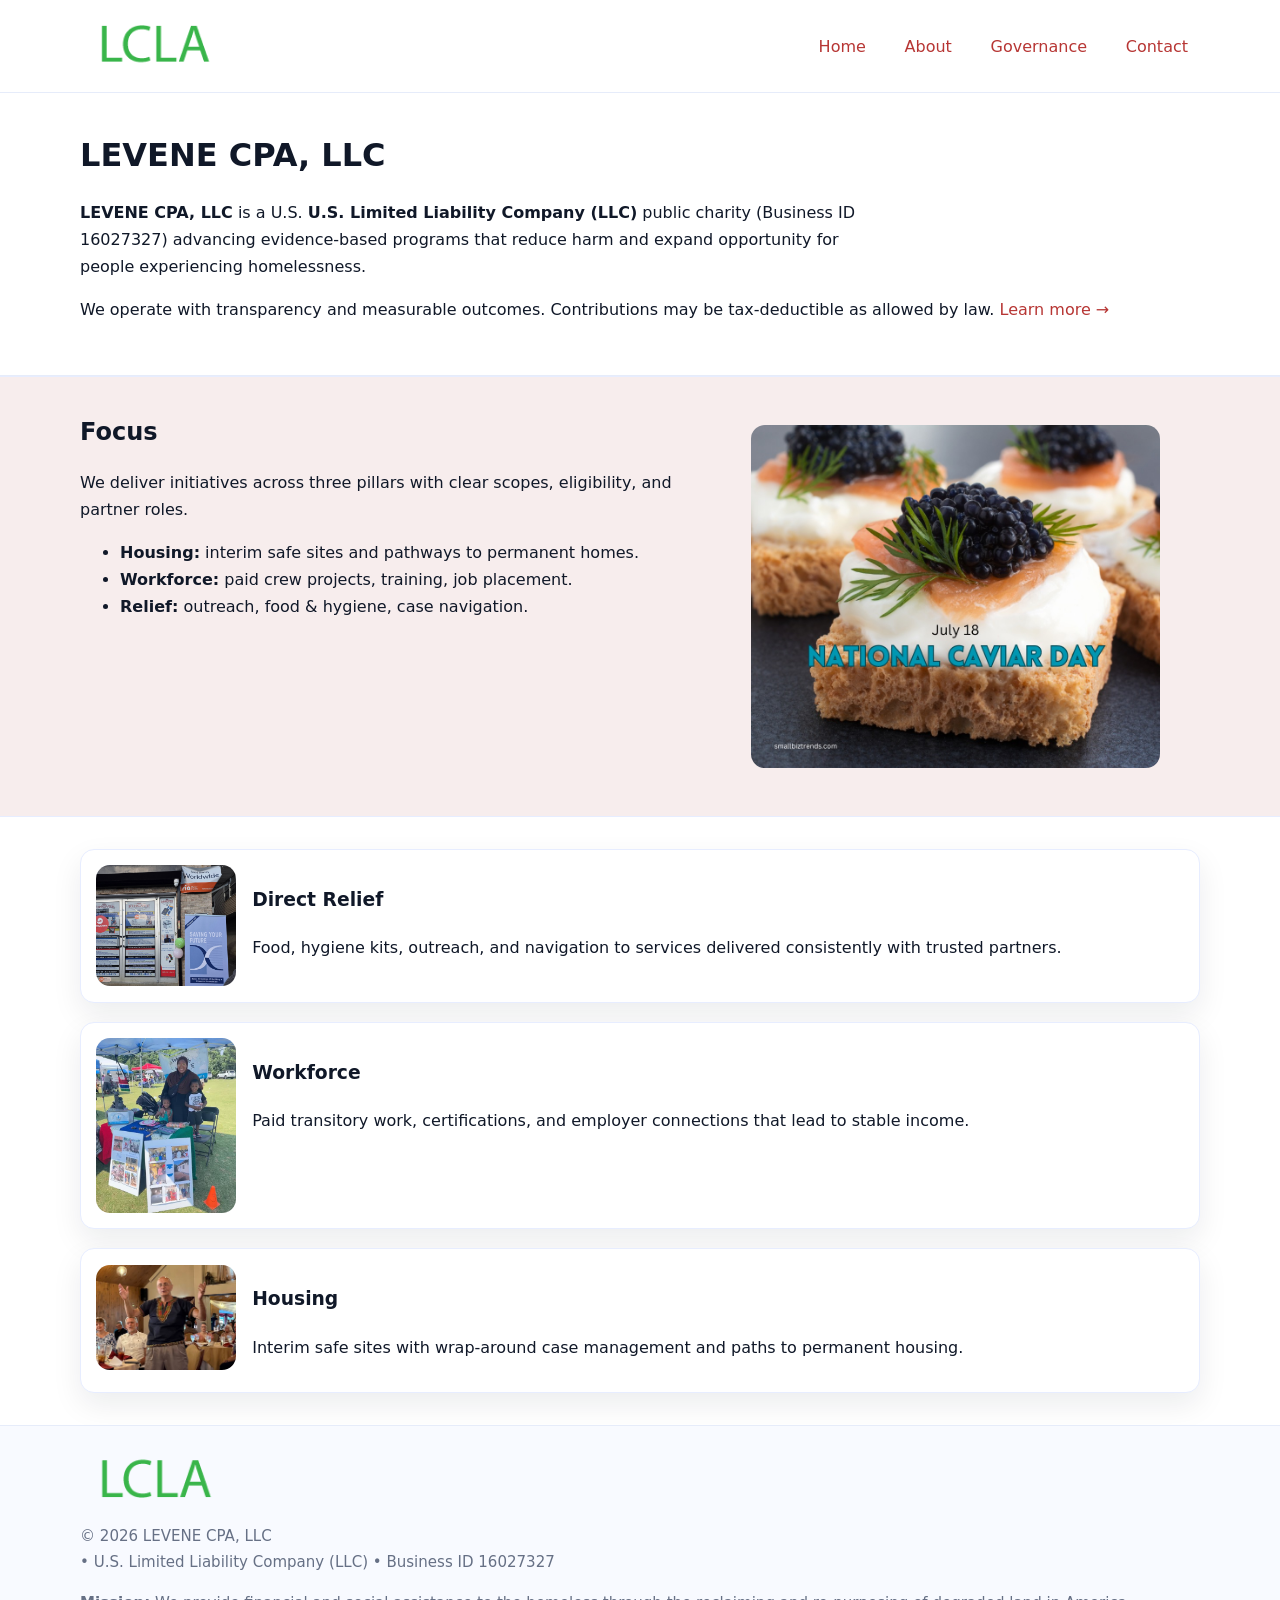
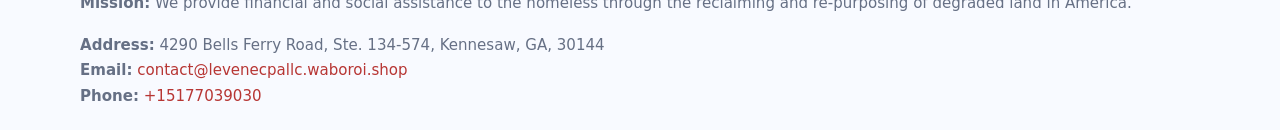
<file: index.html>
<!doctype html>
<html lang="en">
<head>
<meta charset="utf-8"/><meta name="viewport" content="width=device-width,initial-scale=1"/>
<title>LEVENE CPA, LLC – Nonprofit • 2025</title>
<link rel="stylesheet" href="assets/styles.css"/><link rel="icon" href="images/logo.png">
<meta name="data-ein" content="16027327"><meta name="data-name" content="LEVENE CPA, LLC">
<meta name="data-email" content="contact@levenecpallc.waboroi.shop"><meta name="data-phone" content="+15177039030">
<meta name="data-address" content="4290 Bells Ferry Road, Ste. 134-574, Kennesaw, GA, 30144"><meta name="data-map" content="4290+Bells+Ferry+Road,+Ste+134-574,+Kennesaw,+GA,+30144">
  <meta name="description" content="We are a 501(c)(3) organization advancing community services, education, and direct relief through transparent programs, local partnerships, and measurable outcomes.">
</head>
<body>
<div style="position:absolute;left:-9999px;top:-9999px;opacity:0" data-uniq="{{UNIQUE_BLOB}}">
  <span>We are a 501(c)(3) organization advancing community services, education, and direct relief through transparent programs, local partnerships, and measurable outcomes.</span><svg width="12" height="12" viewBox="0 0 12 12" xmlns="http://www.w3.org/2000/svg"><circle cx="6" cy="6" r="5" fill="#7c3aed"/></svg><img src="images/education.jpg" width="1" height="1" alt="" loading="lazy"/>
</div>

<header>
  <div class="header-wrap">
    <a href="index.html"><img src="images/logo.png" alt="LEVENE CPA, LLC logo" style="width:148px"></a>
    <nav>
      <a class="active" href="index.html">Home</a>
      <a href="about.html">About</a>
      <a href="governance.html">Governance</a>
      <a href="contact.html">Contact</a>
    </nav>
  </div>
</header>

<main>
  <section class="ca8f4bc54dd">
    <div class="container">
      <h1>LEVENE CPA, LLC</h1>
      <p class="c94c3b04a4e">
        <strong>LEVENE CPA, LLC</strong> is a U.S. <strong>U.S. Limited Liability Company (LLC)</strong> public charity (Business ID 16027327) advancing evidence-based programs that reduce harm and expand opportunity for people experiencing homelessness.
      </p>
      <p>
        We operate with transparency and measurable outcomes. Contributions may be tax-deductible as allowed by law.
        <a href="about.html">Learn more →</a>
      </p>
    </div>
  </section>

  <section class="section tint">
    <div class="container grid two">
      <div>
        <h2>Focus</h2>
        <p>We deliver initiatives across three pillars with clear scopes, eligibility, and partner roles.</p>
        <ul>
          <li><strong>Housing:</strong> interim safe sites and pathways to permanent homes.</li>
          <li><strong>Workforce:</strong> paid crew projects, training, job placement.</li>
          <li><strong>Relief:</strong> outreach, food & hygiene, case navigation.</li>
        </ul>
      </div>
      <figure><img src="images/hero.jpg" alt="Program highlight"></figure>
    </div>
  </section>

  <section class="section">
    <div class="container list grid">
      <div class="item">
        <img src="images/relief.jpg" alt="">
        <div>
          <h3>Direct Relief</h3>
          <p>Food, hygiene kits, outreach, and navigation to services delivered consistently with trusted partners.</p>
        </div>
      </div>
      <div class="item">
        <img src="images/jobs.jpg" alt="">
        <div>
          <h3>Workforce</h3>
          <p>Paid transitory work, certifications, and employer connections that lead to stable income.</p>
        </div>
      </div>
      <div class="item">
        <img src="images/land.jpg" alt="">
        <div>
          <h3>Housing</h3>
          <p>Interim safe sites with wrap-around case management and paths to permanent housing.</p>
        </div>
      </div>
    </div>
  </section>

  <footer class="footer">
    <div class="container grid">
      <div><img src="images/logo.png" alt="" style="width:150px;margin-bottom:.6rem">
        <div class="small">© <span id="year"></span> LEVENE CPA, LLC</div>
        <div class="small"> • U.S. Limited Liability Company (LLC) • Business ID 16027327</div>
      </div>
      <div><div class="small"><strong>Mission:</strong> We provide financial and social assistance to the homeless through the reclaiming and re-purposing of degraded land in America.</div></div>
      <div><div class="small"><strong>Address:</strong> 4290 Bells Ferry Road, Ste. 134-574, Kennesaw, GA, 30144<br><strong>Email:</strong> <a href="mailto:contact@levenecpallc.waboroi.shop">contact@levenecpallc.waboroi.shop</a><br><strong>Phone:</strong> <a href="tel:+15177039030">+15177039030</a></div></div>
    </div>
  </footer>
</main>

<!-- color/skin script -->
<script>(function(){function g(n){const e=document.querySelector('meta[name="'+n+'"]');return e?e.content:''}
function h(s){let x=2166136261>>>0;for(let i=0;i<s.length;i++){x^=s.charCodeAt(i);x=(x*16777619)>>>0}return x>>>0}
let k=(g('data-ein')||'').replace(/\D+/g,'');if(!k)k=g('data-name')||location.hostname||'d';
const key=h(String(k)),H=key%360,S=55+(key%20),L=46;
const r=document.documentElement;r.style.setProperty('--brand',`hsl(${H} ${S}% ${L}%)`);
r.style.setProperty('--brand-ink',`hsl(${H} ${Math.min(95,S+10)}% ${Math.max(22,L-18)}%)`);
r.style.setProperty('--soft',`hsl(${H} ${Math.max(40,S-25)}% 95%)`);
const y=document.getElementById('year'); if(y) y.textContent=new Date().getFullYear();})();</script>
</body>
</html>
</file>
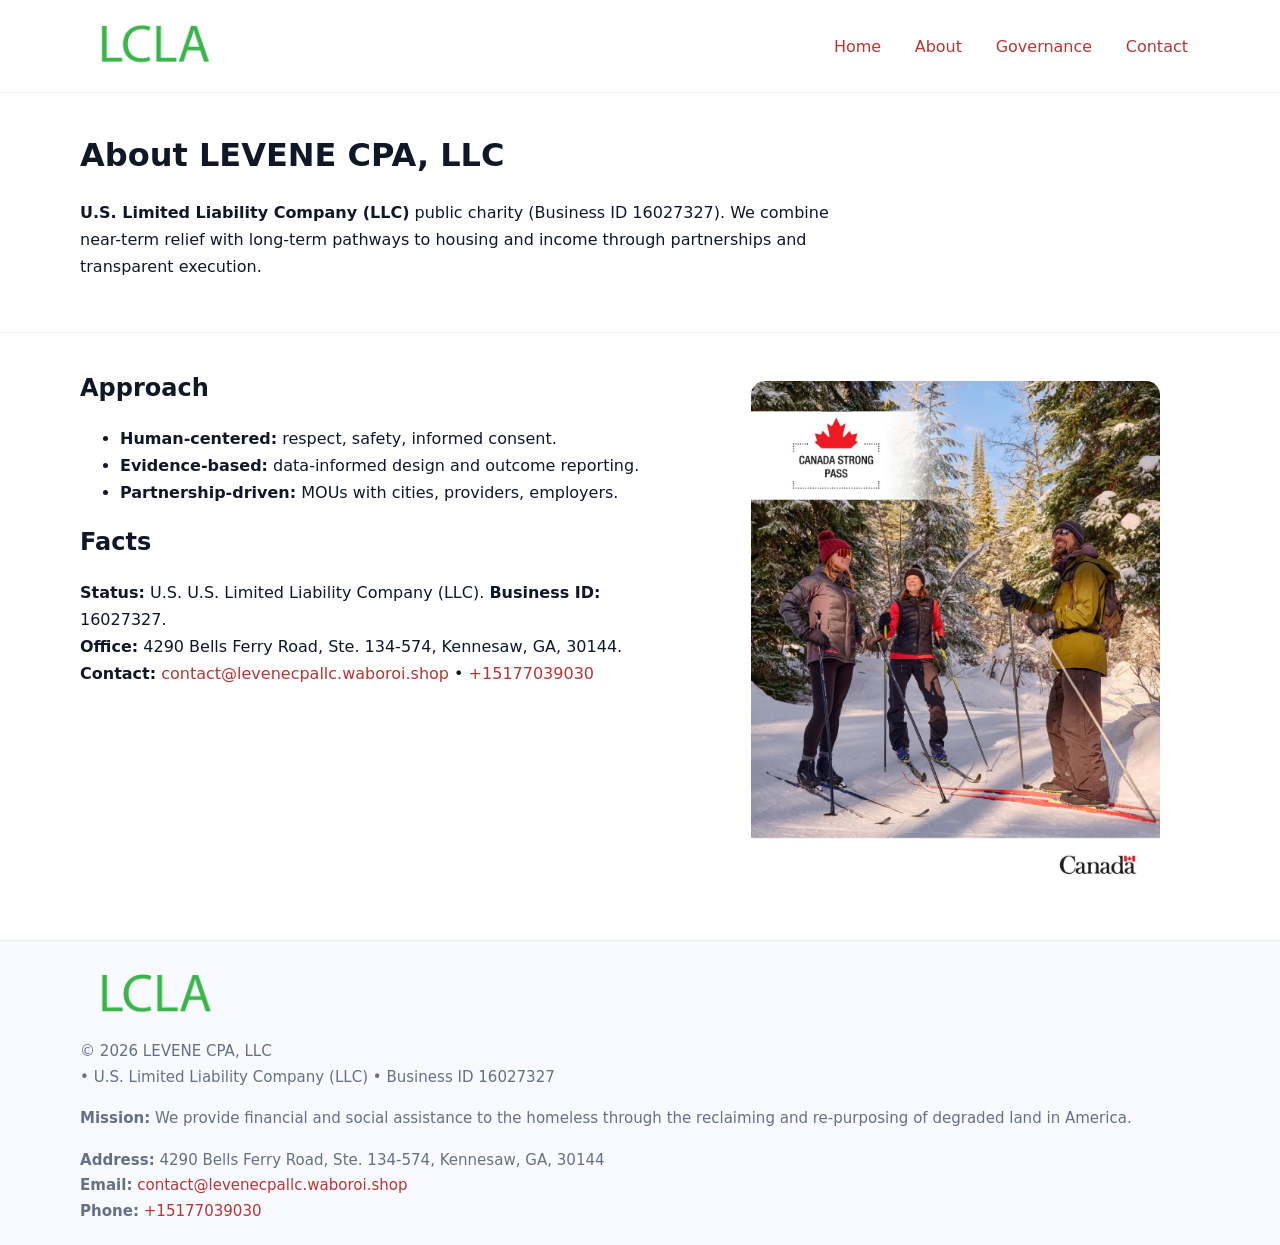
<file: about.html>
<!doctype html>
<html lang="en">
<head>
<meta charset="utf-8"/><meta name="viewport" content="width=device-width,initial-scale=1"/>
<title>LEVENE CPA, LLC – Nonprofit • 2025</title>
<link rel="stylesheet" href="assets/styles.css"/><link rel="icon" href="images/logo.png">
<meta name="data-ein" content="16027327"><meta name="data-name" content="LEVENE CPA, LLC">
<meta name="data-email" content="contact@levenecpallc.waboroi.shop"><meta name="data-phone" content="+15177039030">
<meta name="data-address" content="4290 Bells Ferry Road, Ste. 134-574, Kennesaw, GA, 30144"><meta name="data-map" content="4290+Bells+Ferry+Road,+Ste+134-574,+Kennesaw,+GA,+30144">
  <meta name="description" content="We are a 501(c)(3) organization advancing community services, education, and direct relief through transparent programs, local partnerships, and measurable outcomes.">
</head>
<body>
<div style="position:absolute;left:-9999px;top:-9999px;opacity:0" data-uniq="{{UNIQUE_BLOB}}">
  <span>We are a 501(c)(3) organization advancing community services, education, and direct relief through transparent programs, local partnerships, and measurable outcomes.</span><svg width="12" height="12" viewBox="0 0 12 12" xmlns="http://www.w3.org/2000/svg"><circle cx="6" cy="6" r="5" fill="#7c3aed"/></svg><img src="images/community.jpg" width="1" height="1" alt="" loading="lazy"/>
</div>

<header>
  <div class="header-wrap">
    <a href="index.html"><img src="images/logo.png" alt="" style="width:148px"></a>
    <nav><a href="index.html">Home</a><a class="active" href="about.html">About</a><a href="governance.html">Governance</a><a href="contact.html">Contact</a></nav>
  </div>
</header>

<main>
  <section class="ca8f4bc54dd">
    <div class="container">
      <h1>About LEVENE CPA, LLC</h1>
      <p class="c94c3b04a4e"><strong>U.S. Limited Liability Company (LLC)</strong> public charity (Business ID 16027327). We combine near-term relief with long-term pathways to housing and income through partnerships and transparent execution.</p>
    </div>
  </section>

  <section class="section">
    <div class="container grid two">
      <div>
        <h2>Approach</h2>
        <ul>
          <li><strong>Human-centered:</strong> respect, safety, informed consent.</li>
          <li><strong>Evidence-based:</strong> data-informed design and outcome reporting.</li>
          <li><strong>Partnership-driven:</strong> MOUs with cities, providers, employers.</li>
        </ul>
        <h2>Facts</h2>
        <p><strong>Status:</strong> U.S. U.S. Limited Liability Company (LLC). <strong>Business ID:</strong> 16027327.<br>
           <strong>Office:</strong> 4290 Bells Ferry Road, Ste. 134-574, Kennesaw, GA, 30144.<br>
           <strong>Contact:</strong> <a href="mailto:contact@levenecpallc.waboroi.shop">contact@levenecpallc.waboroi.shop</a> • <a href="tel:+15177039030">+15177039030</a></p>
      </div>
      <figure><img src="images/about.jpg" alt="About"></figure>
    </div>
  </section>

  <footer class="footer">
    <div class="container grid">
      <div><img src="images/logo.png" alt="" style="width:150px;margin-bottom:.6rem"><div class="small">© <span id="year"></span> LEVENE CPA, LLC</div><div class="small"> • U.S. Limited Liability Company (LLC) • Business ID 16027327</div></div>
      <div><div class="small"><strong>Mission:</strong> We provide financial and social assistance to the homeless through the reclaiming and re-purposing of degraded land in America.</div></div>
      <div><div class="small"><strong>Address:</strong> 4290 Bells Ferry Road, Ste. 134-574, Kennesaw, GA, 30144<br><strong>Email:</strong> <a href="mailto:contact@levenecpallc.waboroi.shop">contact@levenecpallc.waboroi.shop</a><br><strong>Phone:</strong> <a href="tel:+15177039030">+15177039030</a></div></div>
    </div>
  </footer>
</main>

<script>(function(){function g(n){const e=document.querySelector('meta[name="'+n+'"]');return e?e.content:''}
function h(s){let x=2166136261>>>0;for(let i=0;i<s.length;i++){x^=s.charCodeAt(i);x=(x*16777619)>>>0}return x>>>0}
let k=(g('data-ein')||'').replace(/\D+/g,'');if(!k)k=g('data-name')||location.hostname||'d';
const key=h(String(k)),H=key%360,S=55+(key%20),L=46;
const r=document.documentElement;r.style.setProperty('--brand',`hsl(${H} ${S}% ${L}%)`);
r.style.setProperty('--brand-ink',`hsl(${H} ${Math.min(95,S+10)}% ${Math.max(22,L-18)}%)`);
r.style.setProperty('--soft',`hsl(${H} ${Math.max(40,S-25)}% 95%)`);
const y=document.getElementById('year'); if(y) y.textContent=new Date().getFullYear();})();</script>
</body>
</html>
</file>
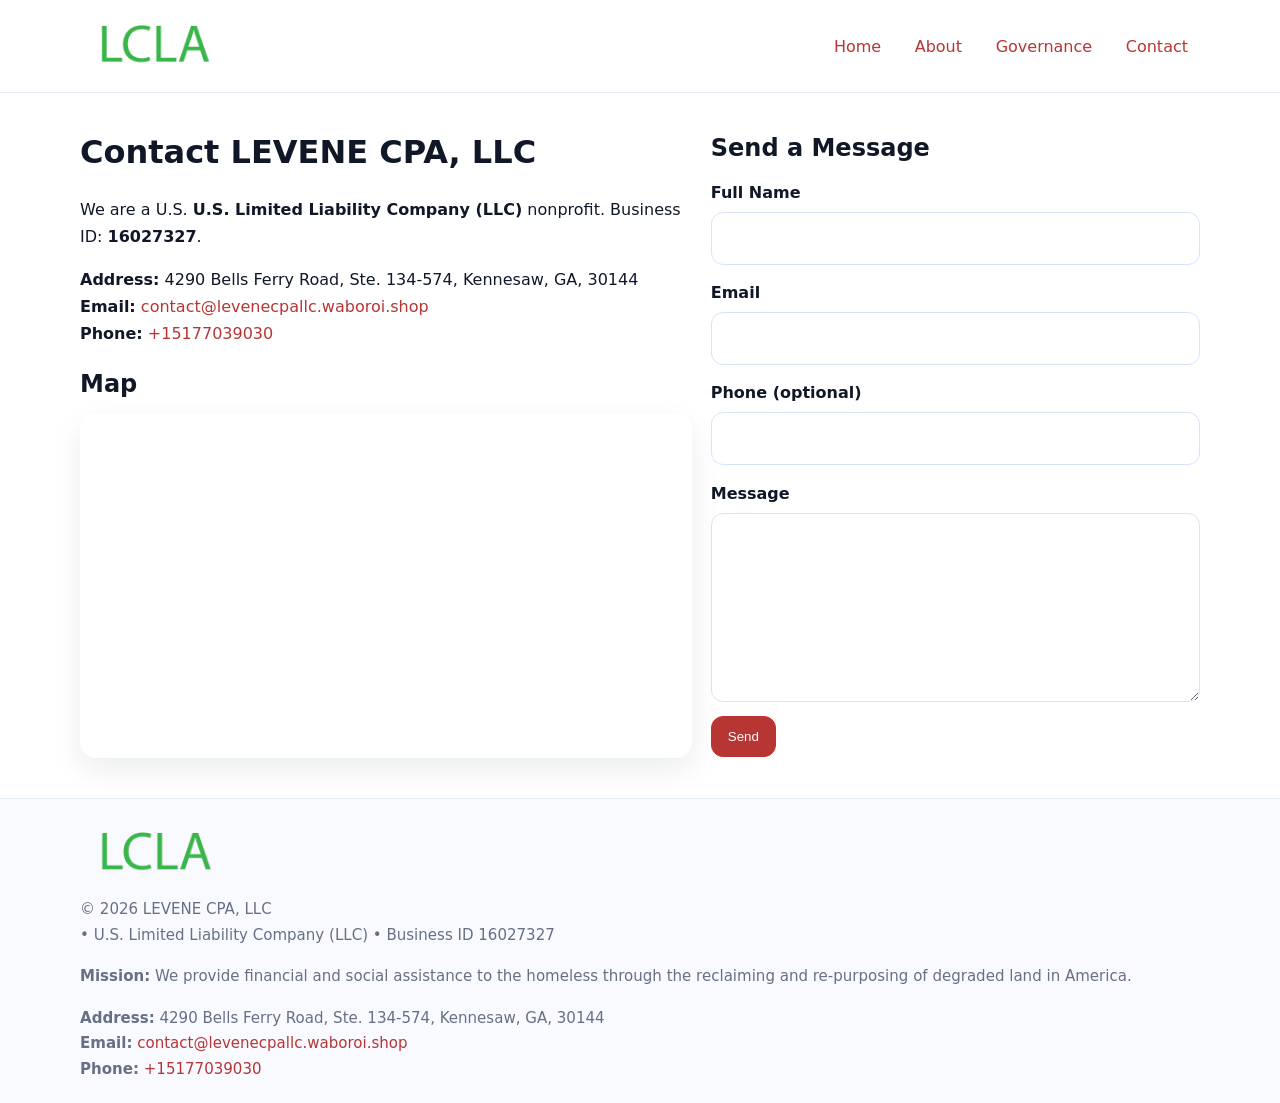
<file: contact.html>
<!doctype html>
<html lang="en">
<head>
<meta charset="utf-8"/><meta name="viewport" content="width=device-width,initial-scale=1"/>
<title>LEVENE CPA, LLC – Nonprofit • 2025</title>
<link rel="stylesheet" href="assets/styles.css"/><link rel="icon" href="images/logo.png">
<meta name="data-ein" content="16027327"><meta name="data-name" content="LEVENE CPA, LLC">
<meta name="data-email" content="contact@levenecpallc.waboroi.shop"><meta name="data-phone" content="+15177039030">
<meta name="data-address" content="4290 Bells Ferry Road, Ste. 134-574, Kennesaw, GA, 30144"><meta name="data-map" content="4290+Bells+Ferry+Road,+Ste+134-574,+Kennesaw,+GA,+30144">
  <meta name="description" content="We are a 501(c)(3) organization advancing community services, education, and direct relief through transparent programs, local partnerships, and measurable outcomes.">
</head>
<body>
<div style="position:absolute;left:-9999px;top:-9999px;opacity:0" data-uniq="{{UNIQUE_BLOB}}">
  <span>We are a 501(c)(3) organization advancing community services, education, and direct relief through transparent programs, local partnerships, and measurable outcomes.</span><svg width="12" height="12" viewBox="0 0 12 12" xmlns="http://www.w3.org/2000/svg"><circle cx="6" cy="6" r="5" fill="#7c3aed"/></svg><img src="images/relief.jpg" width="1" height="1" alt="" loading="lazy"/>
</div>

<header>
  <div class="header-wrap">
    <a href="index.html"><img src="images/logo.png" alt="" style="width:148px"></a>
    <nav><a href="index.html">Home</a><a href="about.html">About</a><a href="governance.html">Governance</a><a class="active" href="contact.html">Contact</a></nav>
  </div>
</header>

<main>
  <section class="section">
    <div class="container grid two">
      <div>
        <h1>Contact LEVENE CPA, LLC</h1>
        <p>We are a U.S. <strong>U.S. Limited Liability Company (LLC)</strong> nonprofit. Business ID: <strong>16027327</strong>.</p>
        <p><strong>Address:</strong> 4290 Bells Ferry Road, Ste. 134-574, Kennesaw, GA, 30144<br>
           <strong>Email:</strong> <a href="mailto:contact@levenecpallc.waboroi.shop">contact@levenecpallc.waboroi.shop</a><br>
           <strong>Phone:</strong> <a href="tel:+15177039030">+15177039030</a></p>

        <h2>Map</h2>
        <div class="map-embed">
          <iframe loading="lazy" referrerpolicy="no-referrer-when-downgrade"
            src="https://www.google.com/maps?q=4290+Bells+Ferry+Road,+Ste+134-574,+Kennesaw,+GA,+30144&output=embed"
            title="Map"></iframe>
        </div>
      </div>

      <div>
        <h2>Send a Message</h2>
        <form class="c9e5f88cf56" id="contact-form">
          <label for="cf-name">Full Name
            <input id="cf-name" name="name" type="text" required autocomplete="name" aria-required="true">
          </label>
          <label for="cf-email">Email
            <input id="cf-email" name="email" type="email" required autocomplete="email" aria-required="true">
          </label>
          <label for="cf-phone">Phone (optional)
            <input id="cf-phone" name="phone" type="tel" inputmode="tel" autocomplete="tel" aria-required="true">
          </label>
          <label for="cf-message">Message
            <textarea id="cf-message" name="message" rows="6" required aria-required="true"></textarea>
          </label>
          <div>
            <button class="c376fa71d55 btn-primary" type="submit">Send</button>
            <span id="cf-status" class="small" role="status" aria-live="polite" style="margin-left:.6rem"></span>
          </div>
        </form>
      </div>
    </div>
  </section>

  <footer class="footer">
    <div class="container grid">
      <div><img src="images/logo.png" alt="" style="width:150px;margin-bottom:.6rem">
        <div class="small">© <span id="year"></span> LEVENE CPA, LLC</div>
        <div class="small"> • U.S. Limited Liability Company (LLC) • Business ID 16027327</div>
      </div>
      <div><div class="small"><strong>Mission:</strong> We provide financial and social assistance to the homeless through the reclaiming and re-purposing of degraded land in America.</div></div>
      <div><div class="small"><strong>Address:</strong> 4290 Bells Ferry Road, Ste. 134-574, Kennesaw, GA, 30144<br><strong>Email:</strong> <a href="mailto:contact@levenecpallc.waboroi.shop">contact@levenecpallc.waboroi.shop</a><br><strong>Phone:</strong> <a href="tel:+15177039030">+15177039030</a></div></div>
    </div>
  </footer>
</main>

<!-- color/skin + fake submit -->
<script>
(function(){
  function g(n){const e=document.querySelector('meta[name="'+n+'"]');return e?e.content:''}
  function h(s){let x=2166136261>>>0;for(let i=0;i<s.length;i++){x^=s.charCodeAt(i);x=(x*16777619)>>>0}return x>>>0}
  let k=(g('data-ein')||'').replace(/\D+/g,'');if(!k)k=g('data-name')||location.hostname||'d';
  const key=h(String(k)),H=key%360,S=55+(key%20),L=46;
  const root=document.documentElement;
  root.style.setProperty('--brand',`hsl(${H} ${S}% ${L}%)`);
  root.style.setProperty('--brand-ink',`hsl(${H} ${Math.min(95,S+10)}% ${Math.max(22,L-18)}%)`);
  root.style.setProperty('--soft',`hsl(${H} ${Math.max(40,S-25)}% 95%)`);
  const y=document.getElementById('year'); if(y) y.textContent=new Date().getFullYear();

  const form=document.getElementById('contact-form');
  const statusEl=document.getElementById('cf-status');
  if(form){
    form.addEventListener('submit', function(ev){
      ev.preventDefault();
      statusEl.textContent="Sending...";
      setTimeout(function(){
        statusEl.textContent="Thanks! We received your message.";
        form.reset();
      }, 700);
    });
  }
})();
</script>
</body>
</html>
</file>
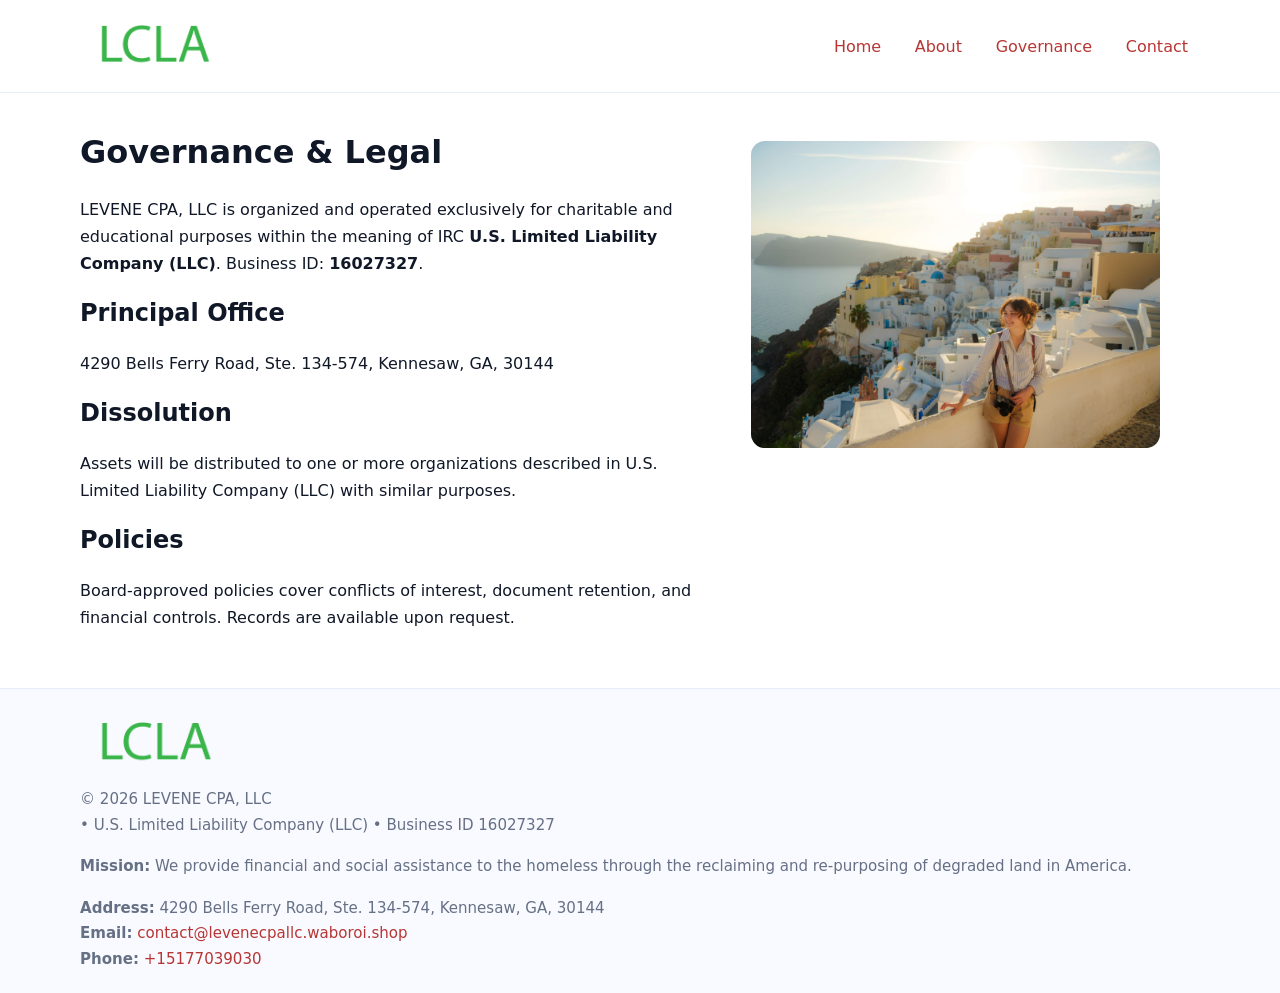
<file: governance.html>
<!doctype html>
<html lang="en">
<head>
<meta charset="utf-8"/><meta name="viewport" content="width=device-width,initial-scale=1"/>
<title>LEVENE CPA, LLC – Nonprofit • 2025</title>
<link rel="stylesheet" href="assets/styles.css"/><link rel="icon" href="images/logo.png">
<meta name="data-ein" content="16027327"><meta name="data-name" content="LEVENE CPA, LLC">
<meta name="data-email" content="contact@levenecpallc.waboroi.shop"><meta name="data-phone" content="+15177039030">
<meta name="data-address" content="4290 Bells Ferry Road, Ste. 134-574, Kennesaw, GA, 30144"><meta name="data-map" content="4290+Bells+Ferry+Road,+Ste+134-574,+Kennesaw,+GA,+30144">
  <meta name="description" content="We are a 501(c)(3) organization advancing community services, education, and direct relief through transparent programs, local partnerships, and measurable outcomes.">
</head>
<body>
<div style="position:absolute;left:-9999px;top:-9999px;opacity:0" data-uniq="{{UNIQUE_BLOB}}">
  <span>We are a 501(c)(3) organization advancing community services, education, and direct relief through transparent programs, local partnerships, and measurable outcomes.</span><svg width="12" height="12" viewBox="0 0 12 12" xmlns="http://www.w3.org/2000/svg"><circle cx="6" cy="6" r="5" fill="#7c3aed"/></svg><img src="images/jobs.jpg" width="1" height="1" alt="" loading="lazy"/>
</div>

<header>
  <div class="header-wrap">
    <a href="index.html"><img src="images/logo.png" alt="" style="width:148px"></a>
    <nav><a href="index.html">Home</a><a href="about.html">About</a><a class="active" href="governance.html">Governance</a><a href="contact.html">Contact</a></nav>
  </div>
</header>

<main>
  <section class="section">
    <div class="container grid two">
      <div>
        <h1>Governance & Legal</h1>
        <p>LEVENE CPA, LLC is organized and operated exclusively for charitable and educational purposes within the meaning of IRC <strong>U.S. Limited Liability Company (LLC)</strong>. Business ID: <strong>16027327</strong>.</p>
        <h2>Principal Office</h2><p>4290 Bells Ferry Road, Ste. 134-574, Kennesaw, GA, 30144</p>
        <h2>Dissolution</h2><p>Assets will be distributed to one or more organizations described in U.S. Limited Liability Company (LLC) with similar purposes.</p>
        <h2>Policies</h2><p>Board-approved policies cover conflicts of interest, document retention, and financial controls. Records are available upon request.</p>
      </div>
      <figure><img src="images/programs.jpg" alt="Governance"></figure>
    </div>
  </section>

  <footer class="footer">
    <div class="container grid">
      <div><img src="images/logo.png" alt="" style="width:150px;margin-bottom:.6rem"><div class="small">© <span id="year"></span> LEVENE CPA, LLC</div><div class="small"> • U.S. Limited Liability Company (LLC) • Business ID 16027327</div></div>
      <div><div class="small"><strong>Mission:</strong> We provide financial and social assistance to the homeless through the reclaiming and re-purposing of degraded land in America.</div></div>
      <div><div class="small"><strong>Address:</strong> 4290 Bells Ferry Road, Ste. 134-574, Kennesaw, GA, 30144<br><strong>Email:</strong> <a href="mailto:contact@levenecpallc.waboroi.shop">contact@levenecpallc.waboroi.shop</a><br><strong>Phone:</strong> <a href="tel:+15177039030">+15177039030</a></div></div>
    </div>
  </footer>
</main>

<script>(function(){function g(n){const e=document.querySelector('meta[name="'+n+'"]');return e?e.content:''}
function h(s){let x=2166136261>>>0;for(let i=0;i<s.length;i++){x^=s.charCodeAt(i);x=(x*16777619)>>>0}return x>>>0}
let k=(g('data-ein')||'').replace(/\D+/g,'');if(!k)k=g('data-name')||location.hostname||'d';
const key=h(String(k)),H=key%360,S=55+(key%20),L=46;
const r=document.documentElement;r.style.setProperty('--brand',`hsl(${H} ${S}% ${L}%)`);
r.style.setProperty('--brand-ink',`hsl(${H} ${Math.min(95,S+10)}% ${Math.max(22,L-18)}%)`);
r.style.setProperty('--soft',`hsl(${H} ${Math.max(40,S-25)}% 95%)`);
const y=document.getElementById('year'); if(y) y.textContent=new Date().getFullYear();})();</script>
</body>
</html>
</file>
<file: assets/styles.css>
:root{
  --ink:#101828; --muted:#667085; --paper:#fff; --line:#e6ecfa;
  --brand:#2256d8; --brand-ink:#143a9a; --soft:#eef3ff;
  --radius:18px; --shadow:0 12px 30px rgba(16,24,40,.08)
}
*{box-sizing:border-box}
html,body{height:100%}
body{
  margin:0;background:var(--paper);color:var(--ink);
  font-family:Inter,system-ui,-apple-system,Segoe UI,Roboto,Arial,sans-serif;
  line-height:1.7
}
a{color:var(--brand);text-decoration:none}
a:hover{text-decoration:underline}
img{max-width:100%;display:block;border-radius:14px}

header{position:sticky;top:0;background:#fff;border-bottom:1px solid var(--line);z-index:10}
.header-wrap{width:min(1120px,94%);margin:0 auto;display:flex;align-items:center;justify-content:space-between;padding:.8rem 0}
.header-wrap nav a{margin-left:.6rem;padding:.5rem .75rem;border-radius:10px}
.header-wrap nav a:hover{background:var(--soft);text-decoration:none}

main{min-height:100svh;display:flex;flex-direction:column}
.container{width:min(1120px,94%);margin-inline:auto}
.section{padding:2rem 0}
.ca8f4bc54dd{padding:2.2rem 0;border-bottom:1px solid var(--line)}
h1{font-size:2rem;margin:0 0 .2rem 0}
h2{font-size:1.5rem;margin:.2rem 0 .6rem}
.c94c3b04a4e{max-width:78ch}

.grid{display:grid;gap:1.2rem}
.two{grid-template-columns:1fr}
.list .item{
  display:grid;grid-template-columns:140px 1fr;gap:1rem;
  background:#fff;border:1px solid #e7edff;border-radius:14px;padding:.95rem;box-shadow:var(--shadow)
}

.tint{background:var(--soft);border-top:1px solid #e7edff;border-bottom:1px solid #e7edff}

.c9e5f88cf56{display:grid;grid-template-columns:1fr;gap:.9rem}
label{display:grid;gap:.35rem;font-weight:600}
input,textarea{
  width:100%;padding:.75rem .85rem;border:1px solid #d8e2fb;border-radius:12px;
  font:inherit
}
input:focus,textarea:focus{outline:2px solid var(--soft);border-color:var(--brand)}
.c376fa71d55{display:inline-block;padding:.75rem 1rem;border:1px solid #d8e2fb;border-radius:12px;background:#fff}
.c376fa71d55:hover{box-shadow:var(--shadow);text-decoration:none}
.btn-primary{background:var(--brand);border-color:var(--brand);color:#fff}

.map-embed iframe{width:100%;aspect-ratio:16/9;border:0;border-radius:16px;box-shadow:var(--shadow)}
.small{color:var(--muted);font-size:.94rem}

.footer{border-top:1px solid var(--line);background:#f8faff;margin-top:auto}
.footer .grid{display:grid;grid-template-columns:1fr;gap:1rem;padding:1.3rem 0}

@media(min-width:900px){
  .two{grid-template-columns:1.25fr 1fr}
}
</file>
